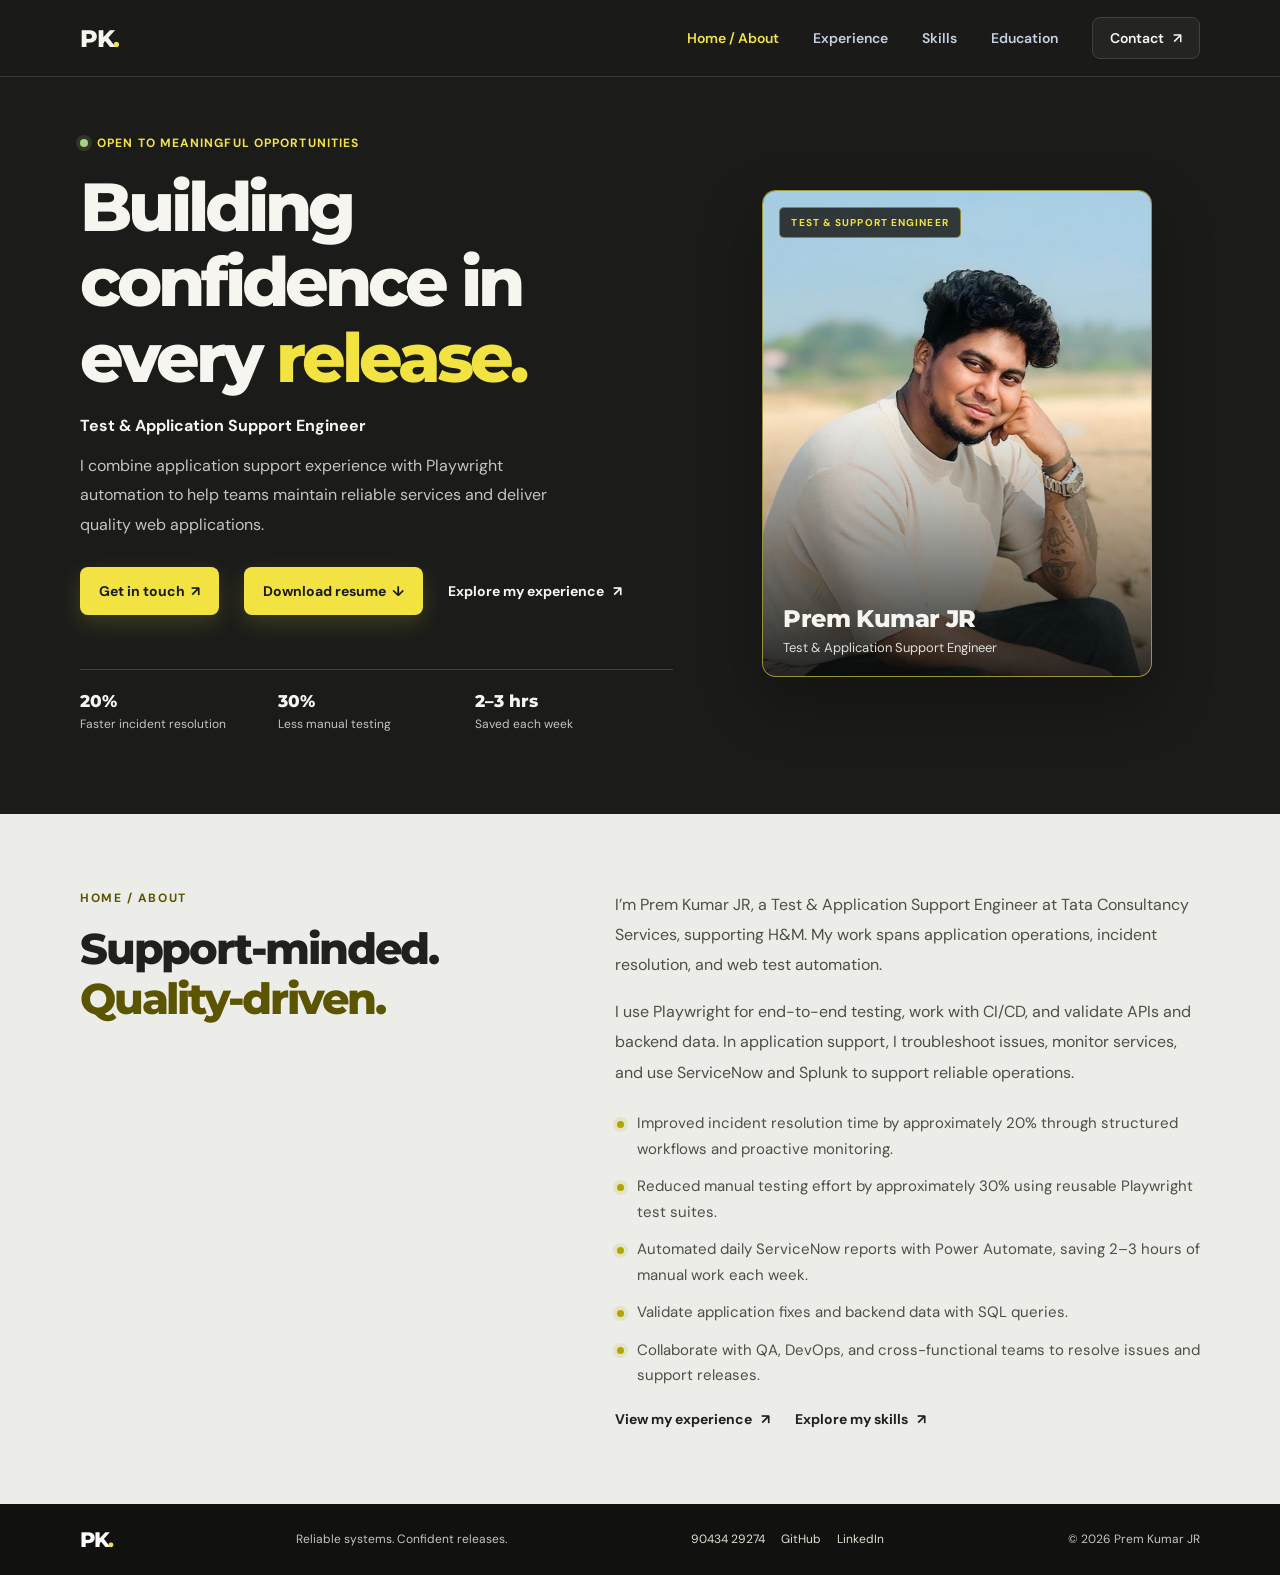
<file: index.html>
<!doctype html>
<html lang="en">
  <head>
    <meta charset="UTF-8" />
    <meta name="viewport" content="width=device-width, initial-scale=1.0" />
    <meta
      name="description"
      content="Prem Kumar JR — Test & Application Support Engineer focused on Playwright automation and reliable enterprise applications."
    />
    <meta name="theme-color" content="#1b1c1a" />
    <title>Prem Kumar JR | Test &amp; Application Support Engineer</title>
    <link rel="stylesheet" href="styles.css" />
    <script src="script.js" defer></script>
  </head>
  <body>
    <a class="skip-link" href="#main">Skip to content</a>
    <header class="site-header">
      <nav class="navigation container" aria-label="Main navigation">
        <a class="brand" href="index.html" aria-label="Prem Kumar JR, home">PK<span>.</span></a>
        <button class="menu-toggle" type="button" aria-expanded="false" aria-controls="navigation-links" aria-label="Open navigation menu">
          <span></span><span></span>
        </button>
        <div class="navigation-links" id="navigation-links">
          <a href="index.html" aria-current="page">Home / About</a>
          <a href="experience.html">Experience</a>
          <a href="skills.html">Skills</a>
          <a href="education.html">Education</a>
          <a class="nav-contact" href="contact.html">Contact <span aria-hidden="true">↗</span></a>
        </div>
      </nav>
    </header>
    <main id="main">
      <section class="hero section container">
        <div class="hero-copy">
          <p class="eyebrow"><span class="status-dot"></span> Open to meaningful opportunities</p>
          <h1>Building confidence in every <span>release.</span></h1>
          <p class="hero-role">Test &amp; Application Support Engineer</p>
          <p class="hero-description">
            I combine application support experience with Playwright automation to help teams maintain reliable services and deliver quality web applications.
          </p>
          <div class="hero-actions">
            <a class="button button-primary" href="contact.html">Get in touch <span aria-hidden="true">↗</span></a>
            <a class="button button-primary" href="PremKumarJR%20Resume.pdf" download>Download resume <span aria-hidden="true">↓</span></a>
            <a class="text-link" href="experience.html">Explore my experience <span aria-hidden="true">↗</span></a>
          </div>
          <div class="hero-proof" aria-label="Professional highlights">
            <div><strong>20%</strong><span>Faster incident resolution</span></div>
            <div><strong>30%</strong><span>Less manual testing</span></div>
            <div><strong>2–3 hrs</strong><span>Saved each week</span></div>
          </div>
        </div>
        <figure class="hero-profile">
          <img
            class="hero-profile-image"
            src="photo-profile.jpg"
            alt="Prem Kumar JR"
            width="640"
            height="800"
            fetchpriority="high"
          />
          <span class="profile-label">TEST &amp; SUPPORT ENGINEER</span>
          <figcaption class="profile-caption">
            <strong>Prem Kumar JR</strong>
            <span>Test &amp; Application Support Engineer</span>
          </figcaption>
        </figure>
      </section>

      <section class="section about-section">
        <div class="container about-grid">
          <div>
            <p class="eyebrow">Home / About</p>
            <h2>Support-minded.<br /><span>Quality-driven.</span></h2>
          </div>
          <div class="about-copy">
            <p>
              I’m Prem Kumar JR, a Test &amp; Application Support Engineer at Tata Consultancy Services, supporting H&amp;M. My work spans application operations, incident resolution, and web test automation.
            </p>
            <p>
              I use Playwright for end-to-end testing, work with CI/CD, and validate APIs and backend data. In application support, I troubleshoot issues, monitor services, and use ServiceNow and Splunk to support reliable operations.
            </p>
            <ul class="about-highlights">
              <li>Improved incident resolution time by approximately 20% through structured workflows and proactive monitoring.</li>
              <li>Reduced manual testing effort by approximately 30% using reusable Playwright test suites.</li>
              <li>Automated daily ServiceNow reports with Power Automate, saving 2–3 hours of manual work each week.</li>
              <li>Validate application fixes and backend data with SQL queries.</li>
              <li>Collaborate with QA, DevOps, and cross-functional teams to resolve issues and support releases.</li>
            </ul>
            <div class="hero-actions">
              <a class="text-link" href="experience.html">View my experience <span aria-hidden="true">↗</span></a>
              <a class="text-link" href="skills.html">Explore my skills <span aria-hidden="true">↗</span></a>
            </div>
          </div>
        </div>
      </section>
    </main>
    <footer class="site-footer">
      <div class="container footer-content">
        <a class="brand footer-brand" href="index.html">PK<span>.</span></a>
        <p>Reliable systems. Confident releases.</p>
        <div class="footer-socials" aria-label="Professional contact links">
          <a href="tel:+919043429274">90434 29274</a>
          <a href="https://github.com/premrajendran07-creator" target="_blank" rel="noopener noreferrer">GitHub</a>
          <a href="https://www.linkedin.com/in/prem-kumar-93307538b/?isSelfProfile=true" target="_blank" rel="noopener noreferrer">LinkedIn</a>
        </div>
        <p>© <span id="current-year"></span> Prem Kumar JR</p>
      </div>
    </footer>
  </body>
</html>
</file>
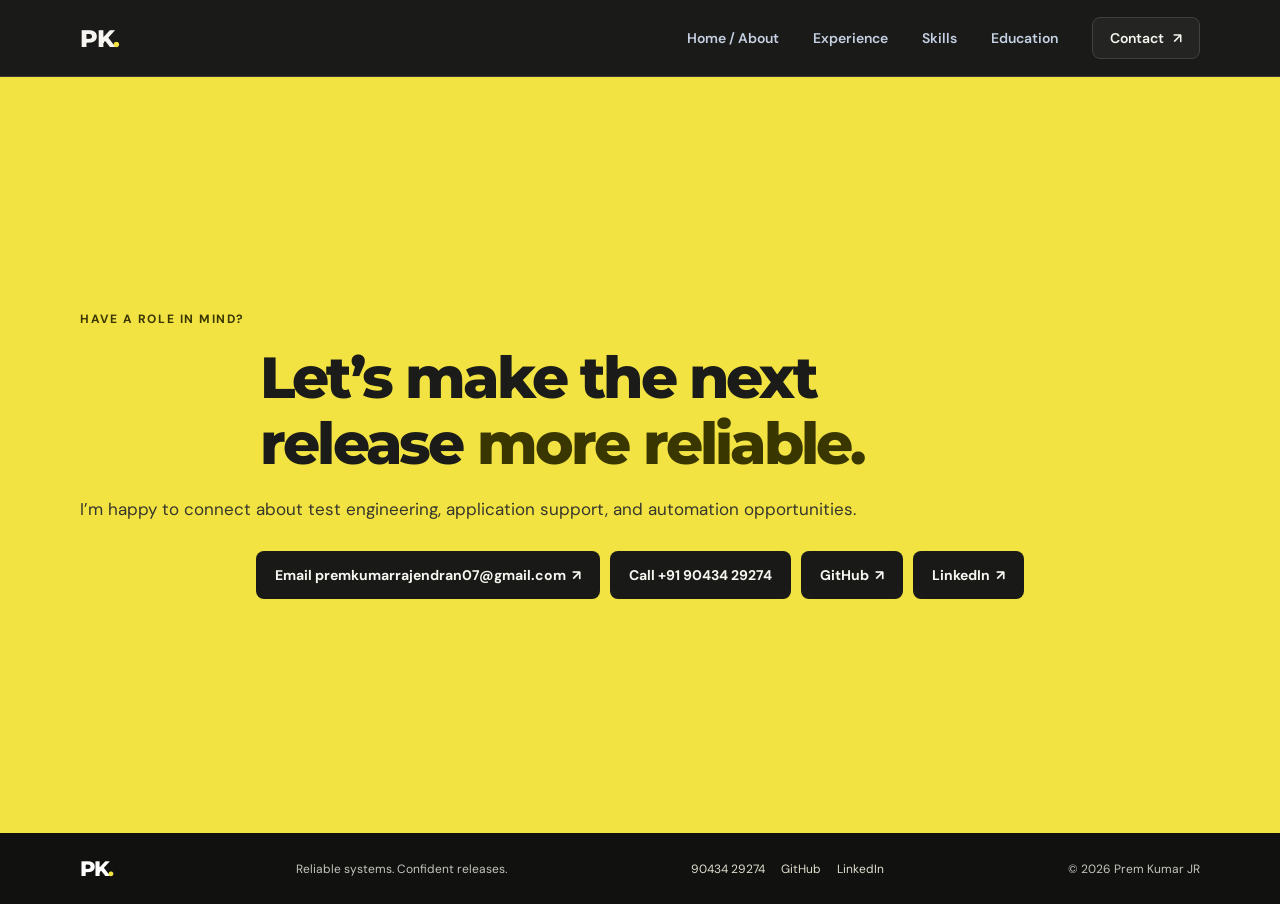
<file: contact.html>
<!doctype html>
<html lang="en">
  <head>
    <meta charset="UTF-8" />
    <meta name="viewport" content="width=device-width, initial-scale=1.0" />
    <meta name="description" content="Contact Prem Kumar JR about Test Engineer, application support, and automation opportunities." />
    <meta name="theme-color" content="#1b1c1a" />
    <title>Contact | Prem Kumar JR</title>
    <link rel="stylesheet" href="styles.css" />
    <script src="script.js" defer></script>
  </head>
  <body>
    <a class="skip-link" href="#main">Skip to content</a>
    <header class="site-header">
      <nav class="navigation container" aria-label="Main navigation">
        <a class="brand" href="index.html" aria-label="Prem Kumar JR, home">PK<span>.</span></a>
        <button class="menu-toggle" type="button" aria-expanded="false" aria-controls="navigation-links" aria-label="Open navigation menu">
          <span></span><span></span>
        </button>
        <div class="navigation-links" id="navigation-links">
          <a href="index.html">Home / About</a>
          <a href="experience.html">Experience</a>
          <a href="skills.html">Skills</a>
          <a href="education.html">Education</a>
          <a class="nav-contact" href="contact.html" aria-current="page">Contact <span aria-hidden="true">↗</span></a>
        </div>
      </nav>
    </header>
    <main id="main">
      <section class="contact-page section">
        <div class="container contact-content">
          <p class="eyebrow">Have a role in mind?</p>
          <h1>Let’s make the next release <span>more reliable.</span></h1>
          <p>I’m happy to connect about test engineering, application support, and automation opportunities.</p>
          <div class="contact-links">
            <a class="button button-light" href="mailto:premkumarrajendran07@gmail.com">Email premkumarrajendran07@gmail.com <span aria-hidden="true">↗</span></a>
            <a class="button button-light" href="tel:+919043429274">Call +91 90434 29274</a>
            <a class="button button-light" href="https://github.com/premrajendran07-creator" target="_blank" rel="noopener noreferrer">GitHub <span aria-hidden="true">↗</span></a>
            <a class="button button-light" href="https://www.linkedin.com/in/prem-kumar-93307538b/?isSelfProfile=true" target="_blank" rel="noopener noreferrer">LinkedIn <span aria-hidden="true">↗</span></a>
          </div>
        </div>
      </section>
    </main>
    <footer class="site-footer">
      <div class="container footer-content">
        <a class="brand footer-brand" href="index.html">PK<span>.</span></a>
        <p>Reliable systems. Confident releases.</p>
        <div class="footer-socials" aria-label="Professional contact links">
          <a href="tel:+919043429274">90434 29274</a>
          <a href="https://github.com/premrajendran07-creator" target="_blank" rel="noopener noreferrer">GitHub</a>
          <a href="https://www.linkedin.com/in/prem-kumar-93307538b/?isSelfProfile=true" target="_blank" rel="noopener noreferrer">LinkedIn</a>
        </div>
        <p>© <span id="current-year"></span> Prem Kumar JR</p>
      </div>
    </footer>
  </body>
</html>
</file>
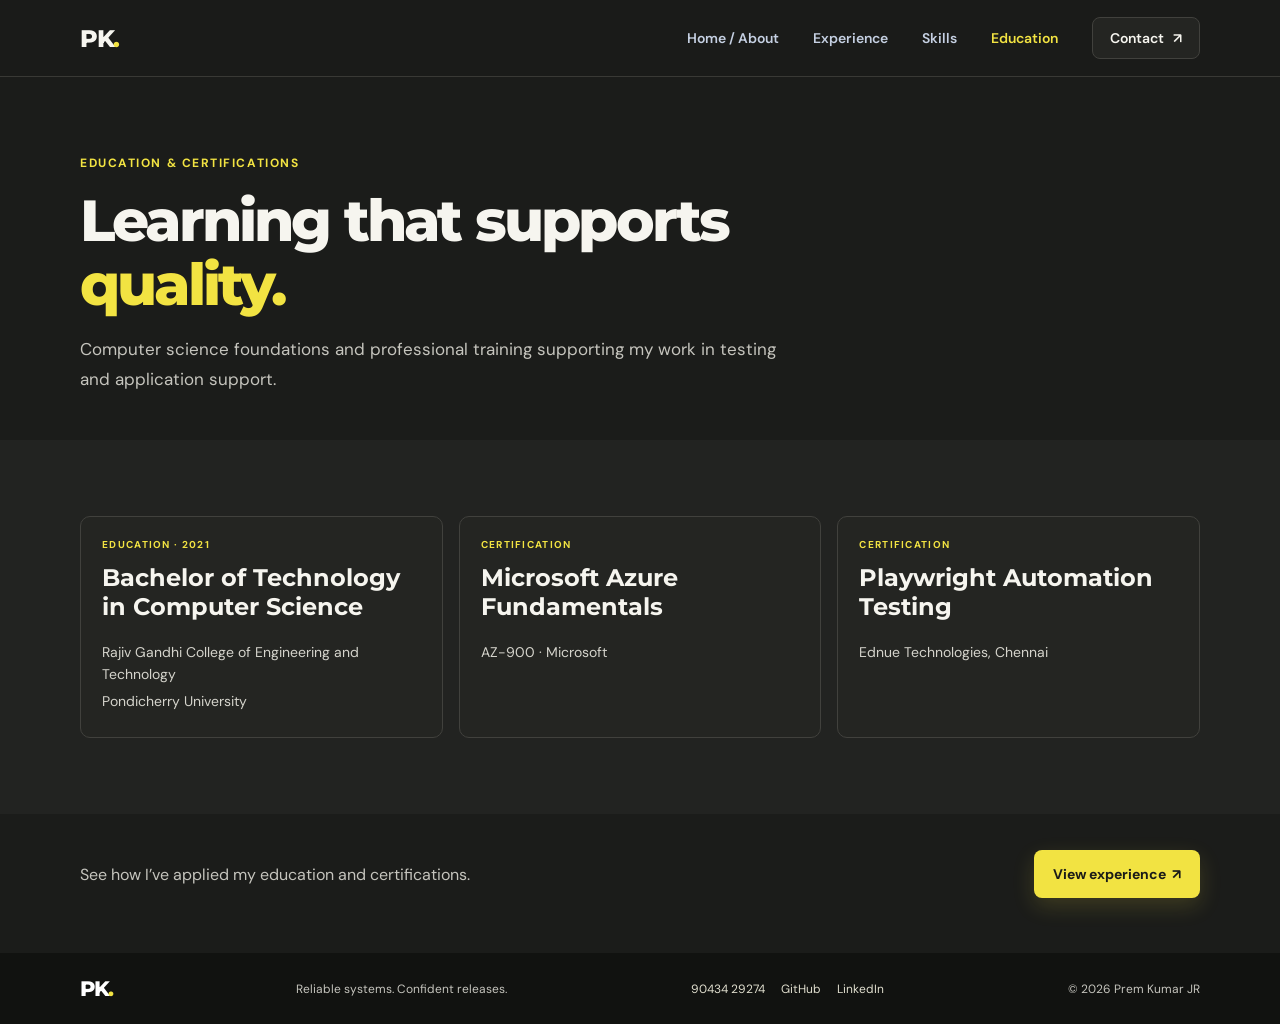
<file: education.html>
<!doctype html>
<html lang="en">
  <head>
    <meta charset="UTF-8" />
    <meta name="viewport" content="width=device-width, initial-scale=1.0" />
    <meta name="description" content="Prem Kumar JR's computer science education and professional certifications." />
    <meta name="theme-color" content="#1b1c1a" />
    <title>Education | Prem Kumar JR</title>
    <link rel="stylesheet" href="styles.css" />
    <script src="script.js" defer></script>
  </head>
  <body>
    <a class="skip-link" href="#main">Skip to content</a>
    <header class="site-header">
      <nav class="navigation container" aria-label="Main navigation">
        <a class="brand" href="index.html" aria-label="Prem Kumar JR, home">PK<span>.</span></a>
        <button class="menu-toggle" type="button" aria-expanded="false" aria-controls="navigation-links" aria-label="Open navigation menu">
          <span></span><span></span>
        </button>
        <div class="navigation-links" id="navigation-links">
          <a href="index.html">Home / About</a>
          <a href="experience.html">Experience</a>
          <a href="skills.html">Skills</a>
          <a href="education.html" aria-current="page">Education</a>
          <a class="nav-contact" href="contact.html">Contact <span aria-hidden="true">↗</span></a>
        </div>
      </nav>
    </header>
    <main id="main">
      <section class="page-intro container">
        <p class="eyebrow">Education &amp; certifications</p>
        <h1>Learning that supports <span>quality.</span></h1>
        <p>Computer science foundations and professional training supporting my work in testing and application support.</p>
      </section>
      <section class="section education-section">
        <div class="container">
          <div class="education-grid">
            <article class="education-card">
              <p class="work-type">EDUCATION <span aria-hidden="true">·</span> 2021</p>
              <h2>Bachelor of Technology in Computer Science</h2>
              <p>Rajiv Gandhi College of Engineering and Technology</p>
              <p class="education-detail">Pondicherry University</p>
            </article>
            <article class="education-card">
              <p class="work-type">CERTIFICATION</p>
              <h2>Microsoft Azure Fundamentals</h2>
              <p>AZ-900 <span aria-hidden="true">·</span> Microsoft</p>
            </article>
            <article class="education-card">
              <p class="work-type">CERTIFICATION</p>
              <h2>Playwright Automation Testing</h2>
              <p>Ednue Technologies, Chennai</p>
            </article>
          </div>
        </div>
      </section>
      <section class="page-next container">
        <p>See how I’ve applied my education and certifications.</p>
        <a class="button button-primary" href="experience.html">View experience <span aria-hidden="true">↗</span></a>
      </section>
    </main>
    <footer class="site-footer">
      <div class="container footer-content">
        <a class="brand footer-brand" href="index.html">PK<span>.</span></a>
        <p>Reliable systems. Confident releases.</p>
        <div class="footer-socials" aria-label="Professional contact links">
          <a href="tel:+919043429274">90434 29274</a>
          <a href="https://github.com/premrajendran07-creator" target="_blank" rel="noopener noreferrer">GitHub</a>
          <a href="https://www.linkedin.com/in/prem-kumar-93307538b/?isSelfProfile=true" target="_blank" rel="noopener noreferrer">LinkedIn</a>
        </div>
        <p>© <span id="current-year"></span> Prem Kumar JR</p>
      </div>
    </footer>
  </body>
</html>
</file>
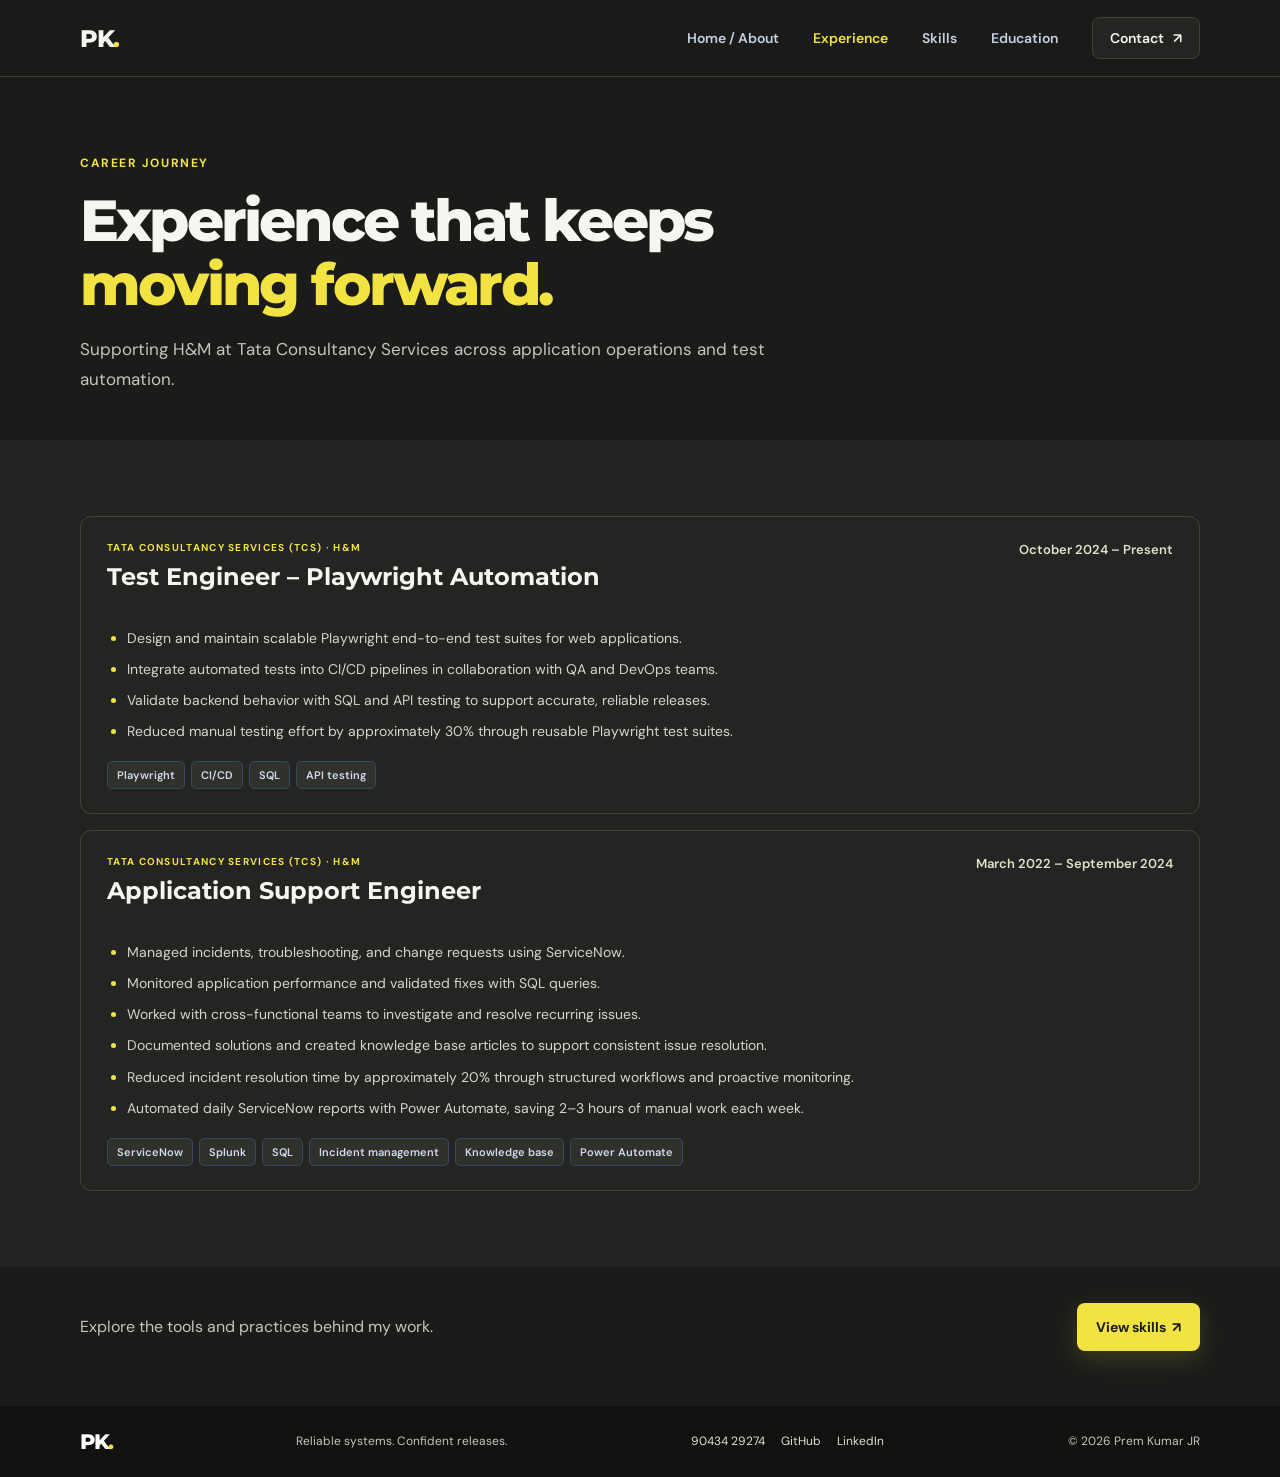
<file: experience.html>
<!doctype html>
<html lang="en">
  <head>
    <meta charset="UTF-8" />
    <meta name="viewport" content="width=device-width, initial-scale=1.0" />
    <meta name="description" content="Prem Kumar JR's application support and Playwright test engineering experience at Tata Consultancy Services." />
    <meta name="theme-color" content="#1b1c1a" />
    <title>Experience | Prem Kumar JR</title>
    <link rel="stylesheet" href="styles.css" />
    <script src="script.js" defer></script>
  </head>
  <body>
    <a class="skip-link" href="#main">Skip to content</a>
    <header class="site-header">
      <nav class="navigation container" aria-label="Main navigation">
        <a class="brand" href="index.html" aria-label="Prem Kumar JR, home">PK<span>.</span></a>
        <button class="menu-toggle" type="button" aria-expanded="false" aria-controls="navigation-links" aria-label="Open navigation menu">
          <span></span><span></span>
        </button>
        <div class="navigation-links" id="navigation-links">
          <a href="index.html">Home / About</a>
          <a href="experience.html" aria-current="page">Experience</a>
          <a href="skills.html">Skills</a>
          <a href="education.html">Education</a>
          <a class="nav-contact" href="contact.html">Contact <span aria-hidden="true">↗</span></a>
        </div>
      </nav>
    </header>
    <main id="main">
      <section class="page-intro container">
        <p class="eyebrow">Career journey</p>
        <h1>Experience that keeps <span>moving forward.</span></h1>
        <p>Supporting H&amp;M at Tata Consultancy Services across application operations and test automation.</p>
      </section>
      <section class="section experience-section">
        <div class="container">
          <div class="experience-list">
            <article class="experience-card">
              <div class="experience-topline">
                <div>
                  <p class="work-type">TATA CONSULTANCY SERVICES (TCS) <span aria-hidden="true">·</span> H&amp;M</p>
                  <h2>Test Engineer – Playwright Automation</h2>
                </div>
                <p class="experience-dates">October 2024 – Present</p>
              </div>
              <ul class="experience-points">
                <li>Design and maintain scalable Playwright end-to-end test suites for web applications.</li>
                <li>Integrate automated tests into CI/CD pipelines in collaboration with QA and DevOps teams.</li>
                <li>Validate backend behavior with SQL and API testing to support accurate, reliable releases.</li>
                <li>Reduced manual testing effort by approximately 30% through reusable Playwright test suites.</li>
              </ul>
              <div class="tag-list"><span>Playwright</span><span>CI/CD</span><span>SQL</span><span>API testing</span></div>
            </article>
            <article class="experience-card">
              <div class="experience-topline">
                <div>
                  <p class="work-type">TATA CONSULTANCY SERVICES (TCS) <span aria-hidden="true">·</span> H&amp;M</p>
                  <h2>Application Support Engineer</h2>
                </div>
                <p class="experience-dates">March 2022 – September 2024</p>
              </div>
              <ul class="experience-points">
                <li>Managed incidents, troubleshooting, and change requests using ServiceNow.</li>
                <li>Monitored application performance and validated fixes with SQL queries.</li>
                <li>Worked with cross-functional teams to investigate and resolve recurring issues.</li>
                <li>Documented solutions and created knowledge base articles to support consistent issue resolution.</li>
                <li>Reduced incident resolution time by approximately 20% through structured workflows and proactive monitoring.</li>
                <li>Automated daily ServiceNow reports with Power Automate, saving 2–3 hours of manual work each week.</li>
              </ul>
              <div class="tag-list"><span>ServiceNow</span><span>Splunk</span><span>SQL</span><span>Incident management</span><span>Knowledge base</span><span>Power Automate</span></div>
            </article>
          </div>
        </div>
      </section>
      <section class="page-next container">
        <p>Explore the tools and practices behind my work.</p>
        <a class="button button-primary" href="skills.html">View skills <span aria-hidden="true">↗</span></a>
      </section>
    </main>
    <footer class="site-footer">
      <div class="container footer-content">
        <a class="brand footer-brand" href="index.html">PK<span>.</span></a>
        <p>Reliable systems. Confident releases.</p>
        <div class="footer-socials" aria-label="Professional contact links">
          <a href="tel:+919043429274">90434 29274</a>
          <a href="https://github.com/premrajendran07-creator" target="_blank" rel="noopener noreferrer">GitHub</a>
          <a href="https://www.linkedin.com/in/prem-kumar-93307538b/?isSelfProfile=true" target="_blank" rel="noopener noreferrer">LinkedIn</a>
        </div>
        <p>© <span id="current-year"></span> Prem Kumar JR</p>
      </div>
    </footer>
  </body>
</html>
</file>
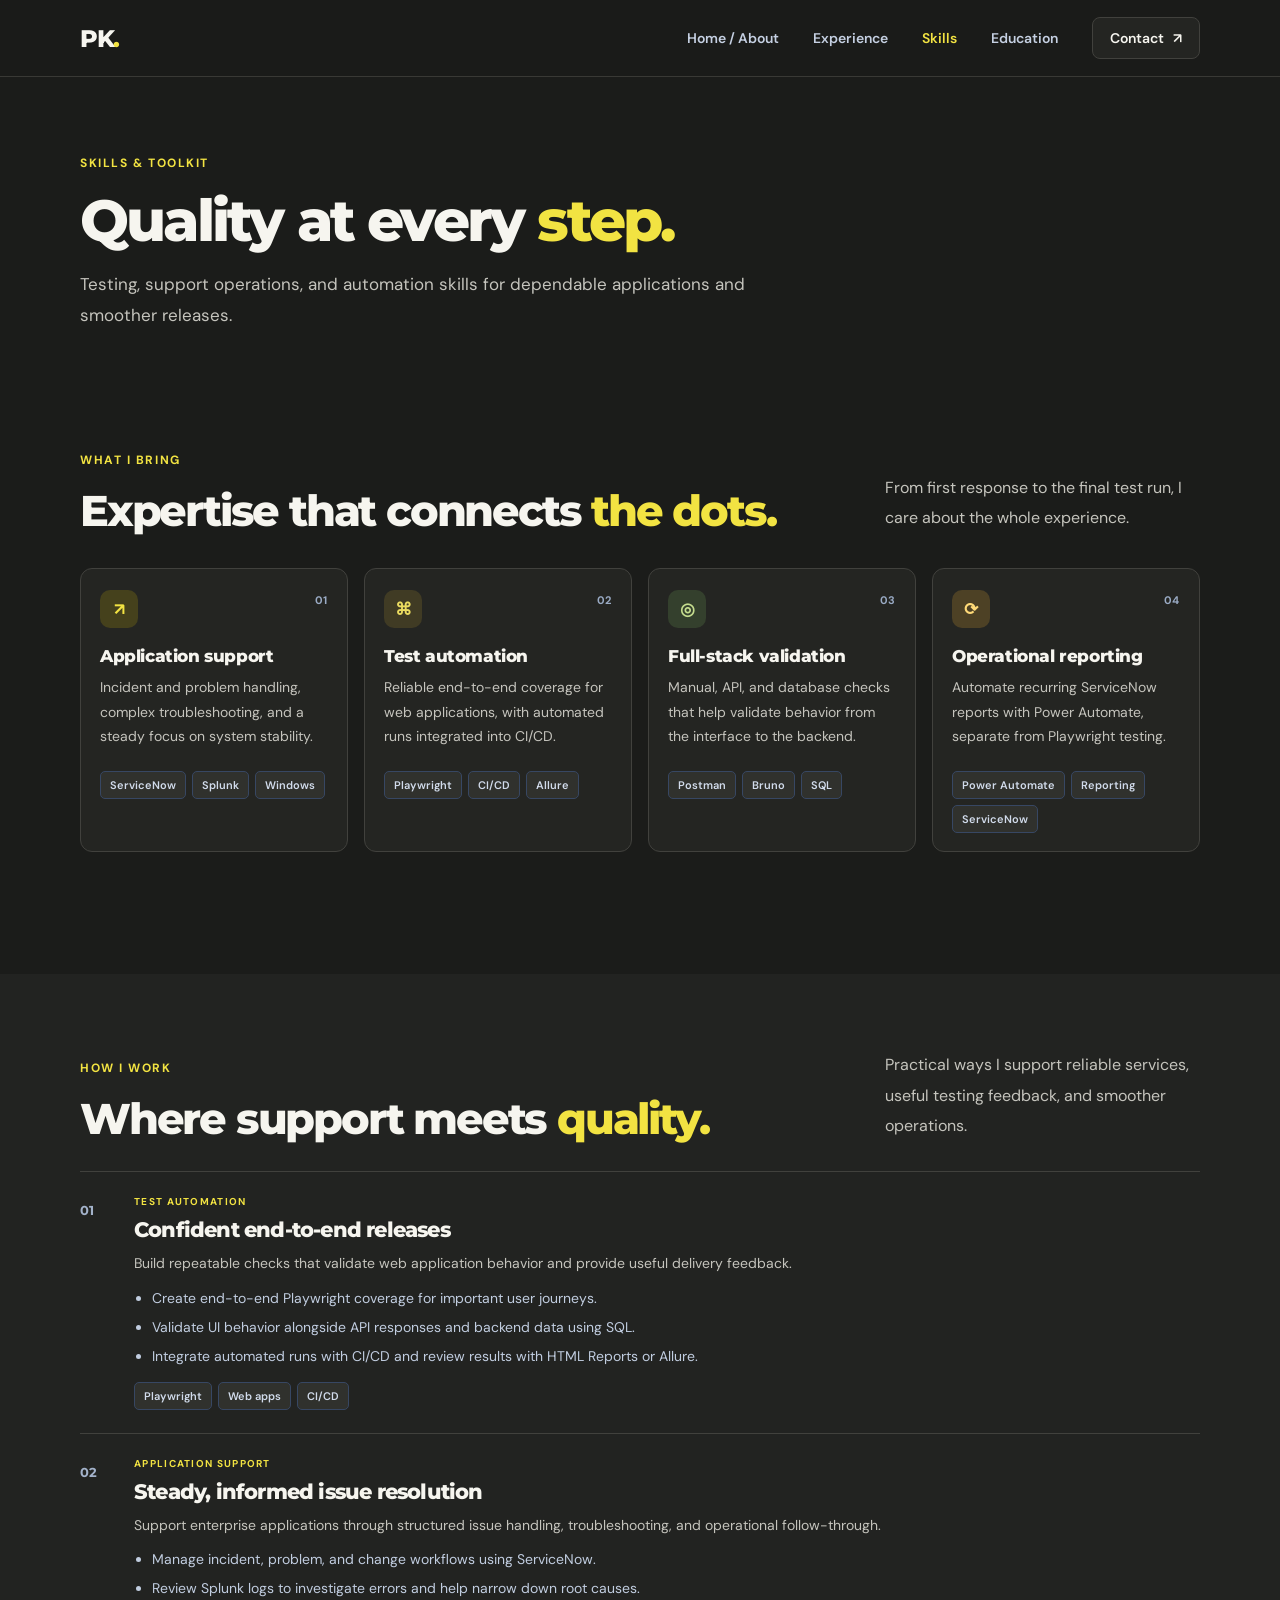
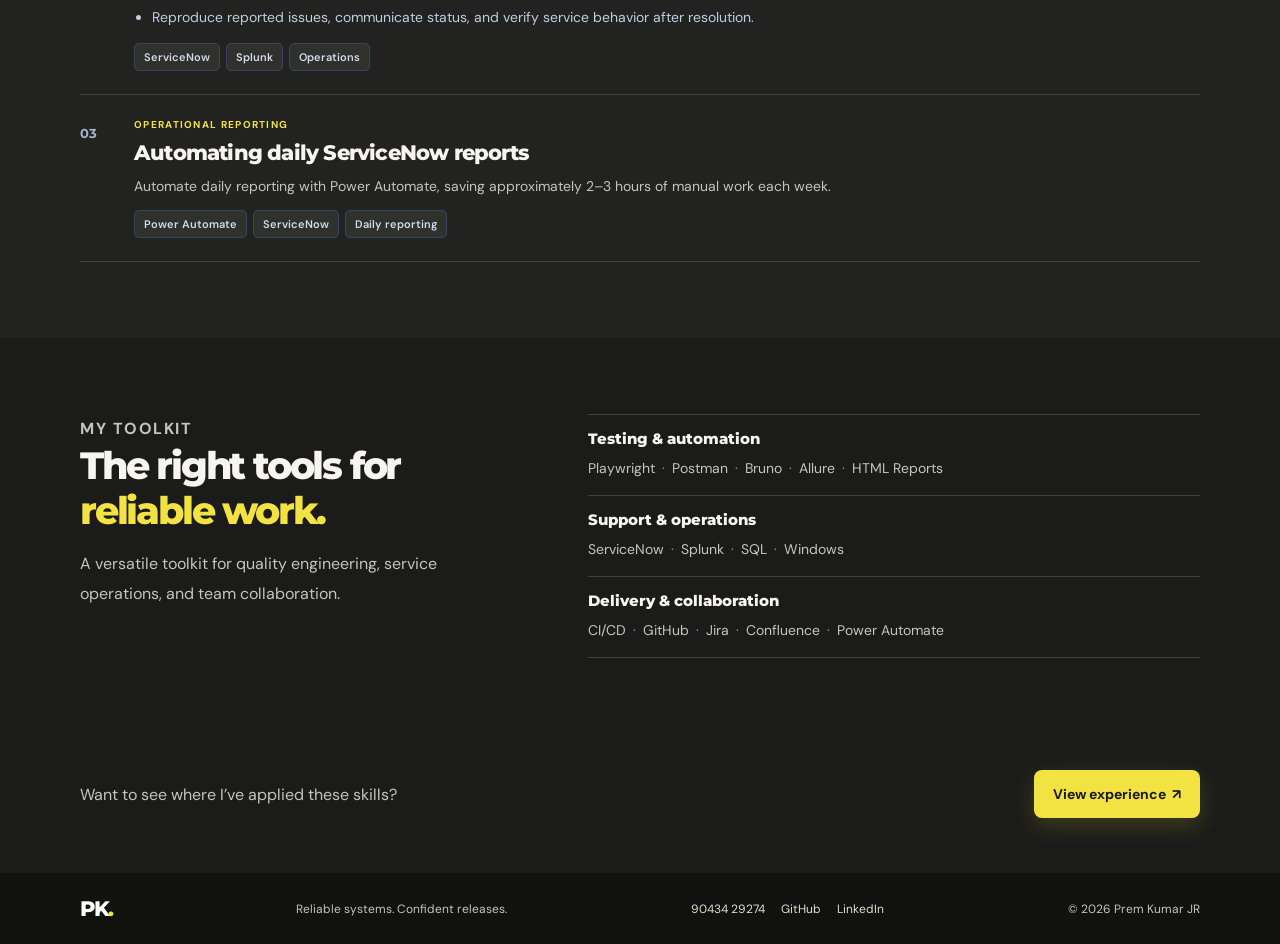
<file: skills.html>
<!doctype html>
<html lang="en">
  <head>
    <meta charset="UTF-8" />
    <meta name="viewport" content="width=device-width, initial-scale=1.0" />
    <meta name="description" content="Prem Kumar JR's skills in Playwright, application support, API and SQL validation, ServiceNow, and reporting automation." />
    <meta name="theme-color" content="#1b1c1a" />
    <title>Skills | Prem Kumar JR</title>
    <link rel="stylesheet" href="styles.css" />
    <script src="script.js" defer></script>
  </head>
  <body>
    <a class="skip-link" href="#main">Skip to content</a>
    <header class="site-header">
      <nav class="navigation container" aria-label="Main navigation">
        <a class="brand" href="index.html" aria-label="Prem Kumar JR, home">PK<span>.</span></a>
        <button class="menu-toggle" type="button" aria-expanded="false" aria-controls="navigation-links" aria-label="Open navigation menu">
          <span></span><span></span>
        </button>
        <div class="navigation-links" id="navigation-links">
          <a href="index.html">Home / About</a>
          <a href="experience.html">Experience</a>
          <a href="skills.html" aria-current="page">Skills</a>
          <a href="education.html">Education</a>
          <a class="nav-contact" href="contact.html">Contact <span aria-hidden="true">↗</span></a>
        </div>
      </nav>
    </header>
    <main id="main">
      <section class="page-intro container">
        <p class="eyebrow">Skills &amp; toolkit</p>
        <h1>Quality at every <span>step.</span></h1>
        <p>Testing, support operations, and automation skills for dependable applications and smoother releases.</p>
      </section>
      <section class="section container expertise-section">
        <div class="section-heading">
          <div>
            <p class="eyebrow">What I bring</p>
            <h2>Expertise that connects <span>the dots.</span></h2>
          </div>
          <p>From first response to the final test run, I care about the whole experience.</p>
        </div>
        <div class="expertise-grid">
          <article class="expertise-card">
            <span class="card-number">01</span>
            <div class="card-icon icon-blue" aria-hidden="true">↗</div>
            <h3>Application support</h3>
            <p>Incident and problem handling, complex troubleshooting, and a steady focus on system stability.</p>
            <div class="tag-list"><span>ServiceNow</span><span>Splunk</span><span>Windows</span></div>
          </article>
          <article class="expertise-card">
            <span class="card-number">02</span>
            <div class="card-icon icon-violet" aria-hidden="true">⌘</div>
            <h3>Test automation</h3>
            <p>Reliable end-to-end coverage for web applications, with automated runs integrated into CI/CD.</p>
            <div class="tag-list"><span>Playwright</span><span>CI/CD</span><span>Allure</span></div>
          </article>
          <article class="expertise-card">
            <span class="card-number">03</span>
            <div class="card-icon icon-green" aria-hidden="true">◎</div>
            <h3>Full-stack validation</h3>
            <p>Manual, API, and database checks that help validate behavior from the interface to the backend.</p>
            <div class="tag-list"><span>Postman</span><span>Bruno</span><span>SQL</span></div>
          </article>
          <article class="expertise-card">
            <span class="card-number">04</span>
            <div class="card-icon icon-amber" aria-hidden="true">⟳</div>
            <h3>Operational reporting</h3>
            <p>Automate recurring ServiceNow reports with Power Automate, separate from Playwright testing.</p>
            <div class="tag-list"><span>Power Automate</span><span>Reporting</span><span>ServiceNow</span></div>
          </article>
        </div>
      </section>
      <section class="section work-section">
        <div class="container">
          <div class="section-heading">
            <div>
              <p class="eyebrow">How I work</p>
              <h2>Where support meets <span>quality.</span></h2>
            </div>
            <p>Practical ways I support reliable services, useful testing feedback, and smoother operations.</p>
          </div>
          <div class="work-list">
            <article class="work-item">
              <div class="work-index">01</div>
              <div class="work-content">
                <p class="work-type">TEST AUTOMATION</p>
                <h3>Confident end-to-end releases</h3>
                <p>Build repeatable checks that validate web application behavior and provide useful delivery feedback.</p>
                <ul class="work-points">
                  <li>Create end-to-end Playwright coverage for important user journeys.</li>
                  <li>Validate UI behavior alongside API responses and backend data using SQL.</li>
                  <li>Integrate automated runs with CI/CD and review results with HTML Reports or Allure.</li>
                </ul>
                <div class="tag-list"><span>Playwright</span><span>Web apps</span><span>CI/CD</span></div>
              </div>
            </article>
            <article class="work-item">
              <div class="work-index">02</div>
              <div class="work-content">
                <p class="work-type">APPLICATION SUPPORT</p>
                <h3>Steady, informed issue resolution</h3>
                <p>Support enterprise applications through structured issue handling, troubleshooting, and operational follow-through.</p>
                <ul class="work-points">
                  <li>Manage incident, problem, and change workflows using ServiceNow.</li>
                  <li>Review Splunk logs to investigate errors and help narrow down root causes.</li>
                  <li>Reproduce reported issues, communicate status, and verify service behavior after resolution.</li>
                </ul>
                <div class="tag-list"><span>ServiceNow</span><span>Splunk</span><span>Operations</span></div>
              </div>
            </article>
            <article class="work-item">
              <div class="work-index">03</div>
              <div class="work-content">
                <p class="work-type">OPERATIONAL REPORTING</p>
                <h3>Automating daily ServiceNow reports</h3>
                <p>Automate daily reporting with Power Automate, saving approximately 2–3 hours of manual work each week.</p>
                <div class="tag-list"><span>Power Automate</span><span>ServiceNow</span><span>Daily reporting</span></div>
              </div>
            </article>
          </div>
        </div>
      </section>
      <section class="section tools-section container" aria-labelledby="tools-title">
        <div class="tools-intro">
          <p class="eyebrow">My toolkit</p>
          <h2 id="tools-title">The right tools for <span>reliable work.</span></h2>
          <p>A versatile toolkit for quality engineering, service operations, and team collaboration.</p>
        </div>
        <div class="tool-groups">
          <div class="tool-group"><h3>Testing &amp; automation</h3><p>Playwright <span>·</span> Postman <span>·</span> Bruno <span>·</span> Allure <span>·</span> HTML Reports</p></div>
          <div class="tool-group"><h3>Support &amp; operations</h3><p>ServiceNow <span>·</span> Splunk <span>·</span> SQL <span>·</span> Windows</p></div>
          <div class="tool-group"><h3>Delivery &amp; collaboration</h3><p>CI/CD <span>·</span> GitHub <span>·</span> Jira <span>·</span> Confluence <span>·</span> Power Automate</p></div>
        </div>
      </section>
      <section class="page-next container">
        <p>Want to see where I’ve applied these skills?</p>
        <a class="button button-primary" href="experience.html">View experience <span aria-hidden="true">↗</span></a>
      </section>
    </main>
    <footer class="site-footer">
      <div class="container footer-content">
        <a class="brand footer-brand" href="index.html">PK<span>.</span></a>
        <p>Reliable systems. Confident releases.</p>
        <div class="footer-socials" aria-label="Professional contact links">
          <a href="tel:+919043429274">90434 29274</a>
          <a href="https://github.com/premrajendran07-creator" target="_blank" rel="noopener noreferrer">GitHub</a>
          <a href="https://www.linkedin.com/in/prem-kumar-93307538b/?isSelfProfile=true" target="_blank" rel="noopener noreferrer">LinkedIn</a>
        </div>
        <p>© <span id="current-year"></span> Prem Kumar JR</p>
      </div>
    </footer>
  </body>
</html>
</file>
<file: styles.css>
@import url("https://fonts.googleapis.com/css2?family=DM+Sans:wght@400;500;600;700&family=Montserrat:wght@400;500;600;700;800&display=swap");

:root {
  color-scheme: dark;
  --ink: #f6f5ef;
  --muted: #c5c4bd;
  --blue: #f2e342;
  --blue-dark: #ddce2d;
  --line: #41413d;
  --surface: #242522;
  --surface-raised: #30312d;
  --canvas: #1b1c1a;
  --heading-font: "Montserrat", "Segoe UI", sans-serif;
  --body-font: "DM Sans", "Segoe UI", sans-serif;
}

* {
  box-sizing: border-box;
}

html {
  scroll-behavior: smooth;
  scroll-padding-top: 88px;
}

body {
  margin: 0;
  background: var(--canvas);
  color: var(--ink);
  font-family: var(--body-font);
  font-size: 16px;
  -webkit-font-smoothing: antialiased;
}

a {
  color: inherit;
  text-decoration: none;
}

button,
a {
  -webkit-tap-highlight-color: transparent;
}

a:focus-visible,
button:focus-visible {
  outline: 3px solid var(--blue);
  outline-offset: 4px;
}

.container {
  width: min(1120px, calc(100% - 48px));
  margin: 0 auto;
}

.section {
  padding-top: 76px;
  padding-bottom: 76px;
}

.skip-link {
  position: fixed;
  z-index: 10;
  top: 12px;
  left: 12px;
  padding: 12px 16px;
  transform: translateY(-150%);
  border-radius: 8px;
  background: #10110f;
  color: #f6f5ef;
}

.skip-link:focus {
  transform: translateY(0);
}

.site-header {
  position: sticky;
  z-index: 5;
  top: 0;
  border-bottom: 1px solid rgba(65, 65, 61, 0.8);
  background: rgba(27, 28, 26, 0.94);
  backdrop-filter: blur(16px);
}

.navigation {
  display: flex;
  min-height: 76px;
  align-items: center;
  justify-content: space-between;
}

.brand {
  font-family: var(--heading-font);
  font-size: 24px;
  font-weight: 800;
  letter-spacing: -1.5px;
}

.brand span,
.footer-brand span {
  color: var(--blue);
}

.navigation-links {
  display: flex;
  align-items: center;
  gap: 34px;
  color: #c5d0e2;
  font-size: 14px;
  font-weight: 600;
}

.navigation-links > a {
  transition: color 160ms ease;
}

.navigation-links > a:hover,
.text-link:hover {
  color: var(--blue);
}

.navigation-links > a[aria-current="page"]:not(.nav-contact) {
  color: var(--blue);
}

.navigation-links .nav-contact {
  padding: 11px 17px;
  border: 1px solid var(--line);
  border-radius: 8px;
  background: var(--surface);
  color: var(--ink);
}

.nav-contact span,
.button span {
  margin-left: 6px;
}

.menu-toggle {
  display: none;
}

.hero {
  position: relative;
  display: grid;
  min-height: 500px;
  align-items: center;
  grid-template-columns: 1.1fr 0.9fr;
  gap: 42px;
  padding-top: 58px;
  padding-bottom: 82px;
}

.hero-copy {
  width: 100%;
}

.eyebrow {
  margin: 0 0 18px;
  color: var(--blue);
  font-size: 12px;
  font-weight: 700;
  letter-spacing: 1.55px;
  text-transform: uppercase;
}

.hero .eyebrow {
  display: flex;
  align-items: center;
  gap: 9px;
  letter-spacing: 1.1px;
}

.status-dot {
  width: 8px;
  height: 8px;
  border-radius: 50%;
  background: #a8d181;
  box-shadow: 0 0 0 4px rgba(168, 209, 129, 0.14);
}

h1,
h2,
h3,
p {
  margin-top: 0;
}

h1,
h2,
h3 {
  font-family: var(--heading-font);
}

h1 {
  max-width: 600px;
  margin-bottom: 20px;
  font-size: clamp(46px, 5.3vw, 68px);
  font-weight: 800;
  letter-spacing: -4px;
  line-height: 1.11;
}

h1 > span,
.section-heading h2 span,
.about-grid h2 span,
.tools-intro h2 span {
  color: var(--blue);
}

.hero-role {
  margin-bottom: 15px;
  font-size: 16px;
  font-weight: 700;
}

.hero-role > span {
  padding: 0 4px;
  color: #8292ad;
}

.hero-description {
  max-width: 490px;
  margin-bottom: 27px;
  color: var(--muted);
  font-size: 16px;
  line-height: 1.85;
}

.hero-actions {
  display: flex;
  align-items: center;
  flex-wrap: wrap;
  gap: 25px;
}

.button {
  display: inline-flex;
  min-height: 48px;
  align-items: center;
  justify-content: center;
  padding: 0 19px;
  border-radius: 8px;
  font-size: 14px;
  font-weight: 700;
  transition: transform 160ms ease, background-color 160ms ease;
}

.button:hover {
  transform: translateY(-2px);
}

.button-primary {
  background: var(--blue);
  box-shadow: 0 8px 22px rgba(242, 227, 66, 0.16);
  color: #1a1b18;
}

.button-primary:hover {
  background: var(--blue-dark);
}

.text-link {
  font-size: 14px;
  font-weight: 700;
  transition: color 160ms ease;
}

.text-link span {
  margin-left: 6px;
}

.hero-proof {
  display: flex;
  margin-top: 54px;
  padding-top: 21px;
  border-top: 1px solid var(--line);
}

.hero-proof > div {
  display: flex;
  flex: 1;
  flex-direction: column;
  gap: 5px;
}

.hero-proof strong {
  font-family: var(--heading-font);
  font-size: 17px;
  font-weight: 800;
}

.hero-proof span {
  color: var(--muted);
  font-size: 12px;
}

.hero-profile {
  position: relative;
  width: min(100%, 390px);
  aspect-ratio: 4 / 5;
  justify-self: center;
  overflow: hidden;
  border: 1px solid rgba(242, 227, 66, 0.55);
  border-radius: 14px;
  background: #30312d;
  box-shadow: 0 24px 60px rgba(0, 0, 0, 0.3);
}

.hero-profile::after {
  position: absolute;
  inset: 45% 0 0;
  background: linear-gradient(180deg, transparent 0%, rgba(12, 13, 12, 0.25) 35%, rgba(12, 13, 12, 0.88) 100%);
  content: "";
  pointer-events: none;
}

.hero-profile-image {
  display: block;
  width: 100%;
  height: 100%;
  object-fit: cover;
  object-position: center;
}

.profile-label {
  position: absolute;
  z-index: 1;
  top: 16px;
  left: 16px;
  padding: 8px 11px;
  border: 1px solid rgba(242, 227, 66, 0.45);
  border-radius: 5px;
  background: rgba(22, 23, 20, 0.82);
  color: #f2e342;
  font-size: 10px;
  font-weight: 700;
  letter-spacing: 1.1px;
}

.profile-caption {
  position: absolute;
  z-index: 1;
  right: 20px;
  bottom: 20px;
  left: 20px;
  display: flex;
  flex-direction: column;
  gap: 6px;
  color: #f6f5ef;
}

.profile-caption strong {
  font-family: var(--heading-font);
  font-size: 24px;
  font-weight: 800;
  letter-spacing: -0.6px;
}

.profile-caption span {
  color: #e0dfd7;
  font-size: 13px;
}

.scroll-cue {
  position: absolute;
  bottom: 34px;
  left: 0;
  display: flex;
  align-items: center;
  gap: 10px;
  color: #a9b7cd;
  font-size: 11px;
}

.scroll-cue span {
  width: 18px;
  height: 28px;
  border: 1px solid #898a82;
  border-radius: 10px;
}

.about-section {
  background: #ecece8;
  color: #20211e;
  --muted: #4e4f49;
  --line: #d0d0c9;
  --blue: #5b5400;
}

.about-grid {
  display: grid;
  grid-template-columns: 0.9fr 1.1fr;
  gap: 56px;
}

.about-grid h2,
.section-heading h2,
.tools-intro h2 {
  margin-bottom: 0;
  font-size: clamp(32px, 3.6vw, 43px);
  font-weight: 800;
  letter-spacing: -2.2px;
  line-height: 1.18;
}

.about-copy {
  align-self: end;
}

.about-copy p,
.section-heading > p,
.tools-intro > p {
  color: var(--muted);
  font-size: 16px;
  line-height: 1.9;
}

.about-highlights {
  display: grid;
  gap: 12px;
  margin: 23px 0 21px;
  padding: 0;
  list-style: none;
}

.about-highlights li {
  position: relative;
  padding-left: 22px;
  color: var(--muted);
  font-size: 15px;
  line-height: 1.7;
}

.about-highlights li::before {
  position: absolute;
  top: 0.66em;
  left: 2px;
  width: 7px;
  height: 7px;
  border-radius: 50%;
  background: #b3a500;
  box-shadow: 0 0 0 4px rgba(179, 165, 0, 0.14);
  content: "";
}

.about-copy p:last-of-type {
  margin-bottom: 18px;
}

.experience-section {
  background: #222321;
}

.experience-list {
  display: grid;
  gap: 16px;
}

.experience-card {
  padding: 24px 26px;
  border: 1px solid var(--line);
  border-radius: 11px;
  background: var(--surface);
}

.experience-topline {
  display: flex;
  align-items: flex-start;
  justify-content: space-between;
  gap: 24px;
  margin-bottom: 16px;
}

.experience-topline .work-type {
  margin-bottom: 8px;
}

.experience-topline h3,
.education-card h3 {
  margin-bottom: 0;
  font-size: 19px;
  font-weight: 800;
  letter-spacing: -0.5px;
}

.experience-dates {
  flex-shrink: 0;
  margin: 0;
  color: #e2dfca;
  font-size: 13px;
  font-weight: 600;
}

.experience-points {
  display: grid;
  gap: 8px;
  margin: 0 0 18px;
  padding-left: 20px;
  color: #d5d4cc;
  font-size: 14px;
  line-height: 1.65;
}

.experience-points li::marker {
  color: var(--blue);
}

.expertise-section {
  padding-bottom: 122px;
}

.section-heading {
  display: flex;
  align-items: flex-end;
  justify-content: space-between;
  gap: 30px;
  margin-bottom: 32px;
}

.section-heading > p {
  max-width: 315px;
  margin-bottom: 3px;
}

.expertise-grid {
  display: grid;
  grid-template-columns: repeat(4, 1fr);
  gap: 16px;
}

.expertise-card {
  position: relative;
  min-height: 245px;
  padding: 21px 19px 18px;
  border: 1px solid var(--line);
  border-radius: 12px;
  background: var(--surface);
  transition: transform 180ms ease, box-shadow 180ms ease;
}

.expertise-card:hover {
  transform: translateY(-4px);
  box-shadow: 0 16px 32px rgba(0, 0, 0, 0.2);
}

.card-number {
  position: absolute;
  top: 24px;
  right: 20px;
  color: #9aabc5;
  font-size: 11px;
  font-weight: 700;
}

.card-icon {
  display: grid;
  width: 38px;
  height: 38px;
  margin-bottom: 18px;
  place-items: center;
  border-radius: 10px;
  font-size: 17px;
  font-weight: 700;
}

.icon-blue { background: #45411c; color: #f2e342; }
.icon-violet { background: #403b24; color: #eadb60; }
.icon-green { background: #34402d; color: #c4dc8e; }
.icon-amber { background: #4d4125; color: #ffda78; }

.expertise-card h3 {
  margin-bottom: 9px;
  font-size: 17px;
  font-weight: 800;
  letter-spacing: -0.4px;
}

.expertise-card > p {
  min-height: 82px;
  margin-bottom: 14px;
  color: var(--muted);
  font-size: 14px;
  line-height: 1.75;
}

.tag-list {
  display: flex;
  flex-wrap: wrap;
  gap: 6px;
}

.tag-list span {
  padding: 6px 9px;
  border: 1px solid #374763;
  border-radius: 5px;
  background: var(--surface-raised);
  color: #d1dbeb;
  font-size: 11px;
  font-weight: 600;
}

.work-section {
  background: #222321;
}

.work-section .section-heading {
  margin-bottom: 27px;
}

.work-list {
  border-top: 1px solid var(--line);
}

.work-item {
  display: grid;
  align-items: start;
  grid-template-columns: 38px 1fr;
  gap: 16px;
  padding: 23px 0;
  border-bottom: 1px solid var(--line);
}

.work-index {
  align-self: start;
  padding-top: 7px;
  color: #a3b2ca;
  font-family: var(--heading-font);
  font-size: 13px;
  font-weight: 700;
}

.work-type {
  margin-bottom: 9px;
  color: var(--blue);
  font-size: 10px;
  font-weight: 700;
  letter-spacing: 1.3px;
}

.work-content h3 {
  margin-bottom: 9px;
  font-size: 21px;
  font-weight: 800;
  letter-spacing: -0.8px;
}

.work-content > p:not(.work-type) {
  max-width: 760px;
  margin-bottom: 10px;
  color: var(--muted);
  font-size: 14px;
  line-height: 1.8;
}

.work-points {
  display: grid;
  gap: 6px;
  margin: 0 0 14px;
  padding-left: 18px;
  color: #c1cde0;
  font-size: 14px;
  line-height: 1.65;
}

.tools-section {
  display: grid;
  grid-template-columns: 0.85fr 1.15fr;
  gap: 56px;
}

.tools-intro h2 {
  margin-bottom: 15px;
  font-size: clamp(30px, 3.1vw, 38px);
}

.tools-intro > p {
  max-width: 390px;
  margin-bottom: 0;
}

.tool-groups {
  align-self: center;
  border-top: 1px solid var(--line);
}

.tool-group {
  padding: 14px 0;
  border-bottom: 1px solid var(--line);
}

.tool-group h3 {
  margin-bottom: 8px;
  font-size: 15px;
  font-weight: 800;
}

.tool-group p {
  margin-bottom: 0;
  color: var(--muted);
  font-size: 14px;
  line-height: 1.8;
}

.tool-group p span {
  padding: 0 3px;
  color: #8b9bb6;
}

.education-section {
  background: #222321;
}

.education-section .section-heading {
  margin-bottom: 26px;
}

.education-grid {
  display: grid;
  grid-template-columns: repeat(3, minmax(0, 1fr));
  gap: 16px;
}

.education-card {
  min-height: 175px;
  padding: 21px;
  border: 1px solid var(--line);
  border-radius: 10px;
  background: var(--surface);
}

.education-card .work-type {
  margin-bottom: 12px;
}

.education-card h3 {
  margin-bottom: 9px;
  font-size: 17px;
  line-height: 1.4;
}

.education-card > p:not(.work-type) {
  margin-bottom: 4px;
  color: #d5d4cc;
  font-size: 14px;
  line-height: 1.6;
}

.education-card .education-detail {
  color: var(--muted);
  font-size: 12px;
}

.contact-section {
  padding: 90px 0 95px;
  background: var(--blue);
  color: #1b1c19;
  text-align: center;
}

.contact-content .eyebrow {
  color: #393600;
}

.contact-content h2 {
  max-width: 660px;
  margin: 0 auto 16px;
  font-size: clamp(34px, 4.2vw, 49px);
  font-weight: 800;
  letter-spacing: -2.5px;
  line-height: 1.18;
}

.contact-content h1 {
  max-width: 760px;
  margin: 0 auto 16px;
  font-size: clamp(38px, 5vw, 58px);
  font-weight: 800;
  letter-spacing: -2.8px;
  line-height: 1.15;
}

.page-intro {
  padding-top: 78px;
  padding-bottom: 45px;
}

.page-intro h1 {
  max-width: 850px;
  margin-bottom: 16px;
  font-size: clamp(38px, 5vw, 58px);
  letter-spacing: -2.8px;
}

.page-intro > p:last-child {
  max-width: 700px;
  margin-bottom: 0;
  color: var(--muted);
  font-size: 17px;
  line-height: 1.8;
}

.page-next {
  display: flex;
  align-items: center;
  justify-content: space-between;
  gap: 20px;
  padding-top: 36px;
  padding-bottom: 55px;
}

.page-next > p {
  margin: 0;
  color: var(--muted);
  font-size: 16px;
}

.contact-page {
  display: grid;
  min-height: calc(100vh - 144px);
  align-items: center;
  background: var(--blue);
  color: #1b1c19;
}

.contact-page .contact-content .eyebrow,
.contact-page .contact-content h1 span {
  color: #393600;
}

.contact-page .contact-content > p:not(.eyebrow) {
  color: #36362d;
  font-size: 17px;
}

.contact-content h2 span {
  color: #393600;
}

.contact-content > p:not(.eyebrow) {
  margin-bottom: 27px;
  color: #36362d;
  font-size: 15px;
  line-height: 1.8;
}

.contact-links {
  display: flex;
  flex-wrap: wrap;
  justify-content: center;
  gap: 10px;
}

.button-light {
  background: #191a18;
  color: #f6f5ef;
}

.button-light:hover {
  background: #30312d;
}

.site-footer {
  padding: 23px 0;
  background: #111210;
  color: #c5c4bd;
}

.footer-content {
  display: flex;
  align-items: center;
  justify-content: space-between;
  gap: 20px;
}

.footer-socials {
  display: flex;
  flex-wrap: wrap;
  gap: 16px;
  color: #e0dece;
  font-size: 12px;
}

.footer-socials a:hover {
  color: var(--blue);
}

.footer-brand {
  color: white;
  font-size: 21px;
}

.footer-content p {
  margin-bottom: 0;
  font-size: 12px;
}

@media (max-width: 900px) {
  .hero {
    gap: 20px;
  }

  .navigation-links {
    gap: 20px;
  }

  .hero-profile {
    width: min(100%, 340px);
  }

  .expertise-grid {
    grid-template-columns: repeat(2, 1fr);
  }

  .expertise-card {
    min-height: 250px;
  }

  .education-grid {
    grid-template-columns: repeat(2, minmax(0, 1fr));
  }

  .tools-section {
    gap: 44px;
  }

}

@media (max-width: 680px) {
  .container {
    width: min(100% - 36px, 520px);
  }

  .section {
    padding-top: 58px;
    padding-bottom: 58px;
  }

  .navigation {
    min-height: 67px;
  }

  .menu-toggle {
    display: flex;
    width: 40px;
    height: 40px;
    flex-direction: column;
    align-items: center;
    justify-content: center;
    gap: 5px;
    border: 1px solid var(--line);
    border-radius: 8px;
    background: var(--surface);
    cursor: pointer;
  }

  .menu-toggle span {
    width: 16px;
    height: 2px;
    border-radius: 2px;
    background: #f6f5ef;
  }

  .navigation-links {
    position: absolute;
    top: 58px;
    right: 18px;
    left: 18px;
    display: none;
    align-items: stretch;
    gap: 0;
    padding: 8px;
    border: 1px solid var(--line);
    border-radius: 10px;
    background: var(--surface);
    box-shadow: 0 15px 35px rgba(0, 0, 0, 0.32);
  }

  .navigation-links.is-open {
    display: flex;
    flex-direction: column;
  }

  .navigation-links > a {
    padding: 13px 12px;
  }

  .navigation-links .nav-contact {
    margin-top: 3px;
    border: 0;
    background: var(--surface-raised);
  }

  .hero {
    min-height: 0;
    grid-template-columns: 1fr;
    gap: 30px;
    padding-top: 52px;
    padding-bottom: 72px;
  }

  .hero-profile {
    width: min(100%, 340px);
    justify-self: center;
  }

  h1 {
    max-width: 500px;
    font-size: clamp(45px, 12vw, 60px);
    letter-spacing: -3px;
  }

  .hero-role {
    font-size: 14px;
  }

  .hero-description {
    max-width: 450px;
    font-size: 14px;
  }

  .hero-proof {
    margin-top: 34px;
  }

  .hero-proof strong {
    font-size: 15px;
  }

  .hero-proof span {
    max-width: 95px;
    font-size: 11px;
  }

  .hero-proof strong {
    font-size: 14px;
  }

  .scroll-cue {
    bottom: 25px;
  }

  .about-grid,
  .tools-section {
    grid-template-columns: 1fr;
    gap: 22px;
  }

  .about-grid h2,
  .section-heading h2,
  .tools-intro h2 {
    font-size: 35px;
  }

  .about-copy p,
  .tools-intro > p {
    font-size: 15px;
  }

  .section-heading {
    align-items: flex-start;
    flex-direction: column;
    gap: 13px;
    margin-bottom: 23px;
  }

  .section-heading > p {
    max-width: 390px;
    margin-bottom: 0;
    font-size: 15px;
  }

  .expertise-grid {
    gap: 12px;
  }

  .expertise-card {
    min-height: 0;
    padding: 19px 16px 16px;
  }

  .card-icon {
    margin-bottom: 18px;
  }

  .expertise-card h3 {
    padding-right: 12px;
    font-size: 15px;
  }

  .expertise-card > p {
    min-height: 100px;
    font-size: 13px;
  }

  .work-item {
    grid-template-columns: 28px 1fr;
    gap: 10px;
    padding: 20px 0;
  }

  .work-content h3 {
    font-size: 18px;
  }

  .experience-card {
    padding: 20px 17px;
  }

  .experience-topline {
    flex-direction: column;
    gap: 8px;
  }

  .experience-topline h3 {
    font-size: 17px;
  }

  .experience-dates {
    font-size: 12px;
  }

  .experience-points {
    font-size: 13px;
  }

  .education-grid {
    grid-template-columns: 1fr;
    gap: 11px;
  }

  .education-card {
    min-height: 0;
  }

  .work-points {
    gap: 5px;
    font-size: 13px;
  }

  .tools-section {
    gap: 28px;
  }

  .tool-group {
    padding: 16px 0;
  }

  .contact-section {
    padding: 72px 0 76px;
  }

  .contact-page {
    min-height: calc(100vh - 120px);
    padding-top: 62px;
    padding-bottom: 62px;
  }

  .contact-content h2 {
    font-size: 36px;
    letter-spacing: -1.8px;
  }

  .contact-content h1 {
    font-size: 39px;
    letter-spacing: -2px;
  }

  .page-intro {
    padding-top: 58px;
    padding-bottom: 30px;
  }

  .page-intro h1 {
    font-size: 38px;
    letter-spacing: -2px;
  }

  .page-intro > p:last-child {
    font-size: 15px;
  }

  .page-next {
    align-items: flex-start;
    flex-direction: column;
    padding-top: 28px;
    padding-bottom: 42px;
  }

  .contact-content > p:not(.eyebrow) {
    max-width: 400px;
    margin-right: auto;
    margin-left: auto;
    font-size: 14px;
  }

  .button-light {
    max-width: 100%;
    font-size: 13px;
  }

  .contact-links {
    gap: 8px;
  }

  .footer-content {
    flex-wrap: wrap;
    gap: 13px 20px;
  }

  .footer-socials {
    order: 3;
    width: 100%;
    justify-content: center;
  }

  .footer-content p:nth-of-type(1) {
    flex: 1;
    text-align: right;
  }

  .footer-content p:nth-of-type(2) {
    order: 4;
    width: 100%;
    text-align: center;
  }
}

@media (max-width: 390px) {
  .hero-proof > div {
    padding-right: 7px;
  }

  @media (max-width: 680px) {
    .about-highlights {
      gap: 10px;
      margin-top: 18px;
    }

    .about-highlights li {
      font-size: 12px;
    }
  }

  .hero-proof strong {
    font-size: 13px;
  }

  .hero-proof span {
    font-size: 10px;
  }

  .expertise-grid {
    grid-template-columns: 1fr;
  }

  .expertise-card > p {
    min-height: 0;
  }
}

@media (prefers-reduced-motion: reduce) {
  *,
  *::before,
  *::after {
    scroll-behavior: auto !important;
    transition-duration: 0.01ms !important;
    animation-duration: 0.01ms !important;
    animation-iteration-count: 1 !important;
  }
}
</file>
